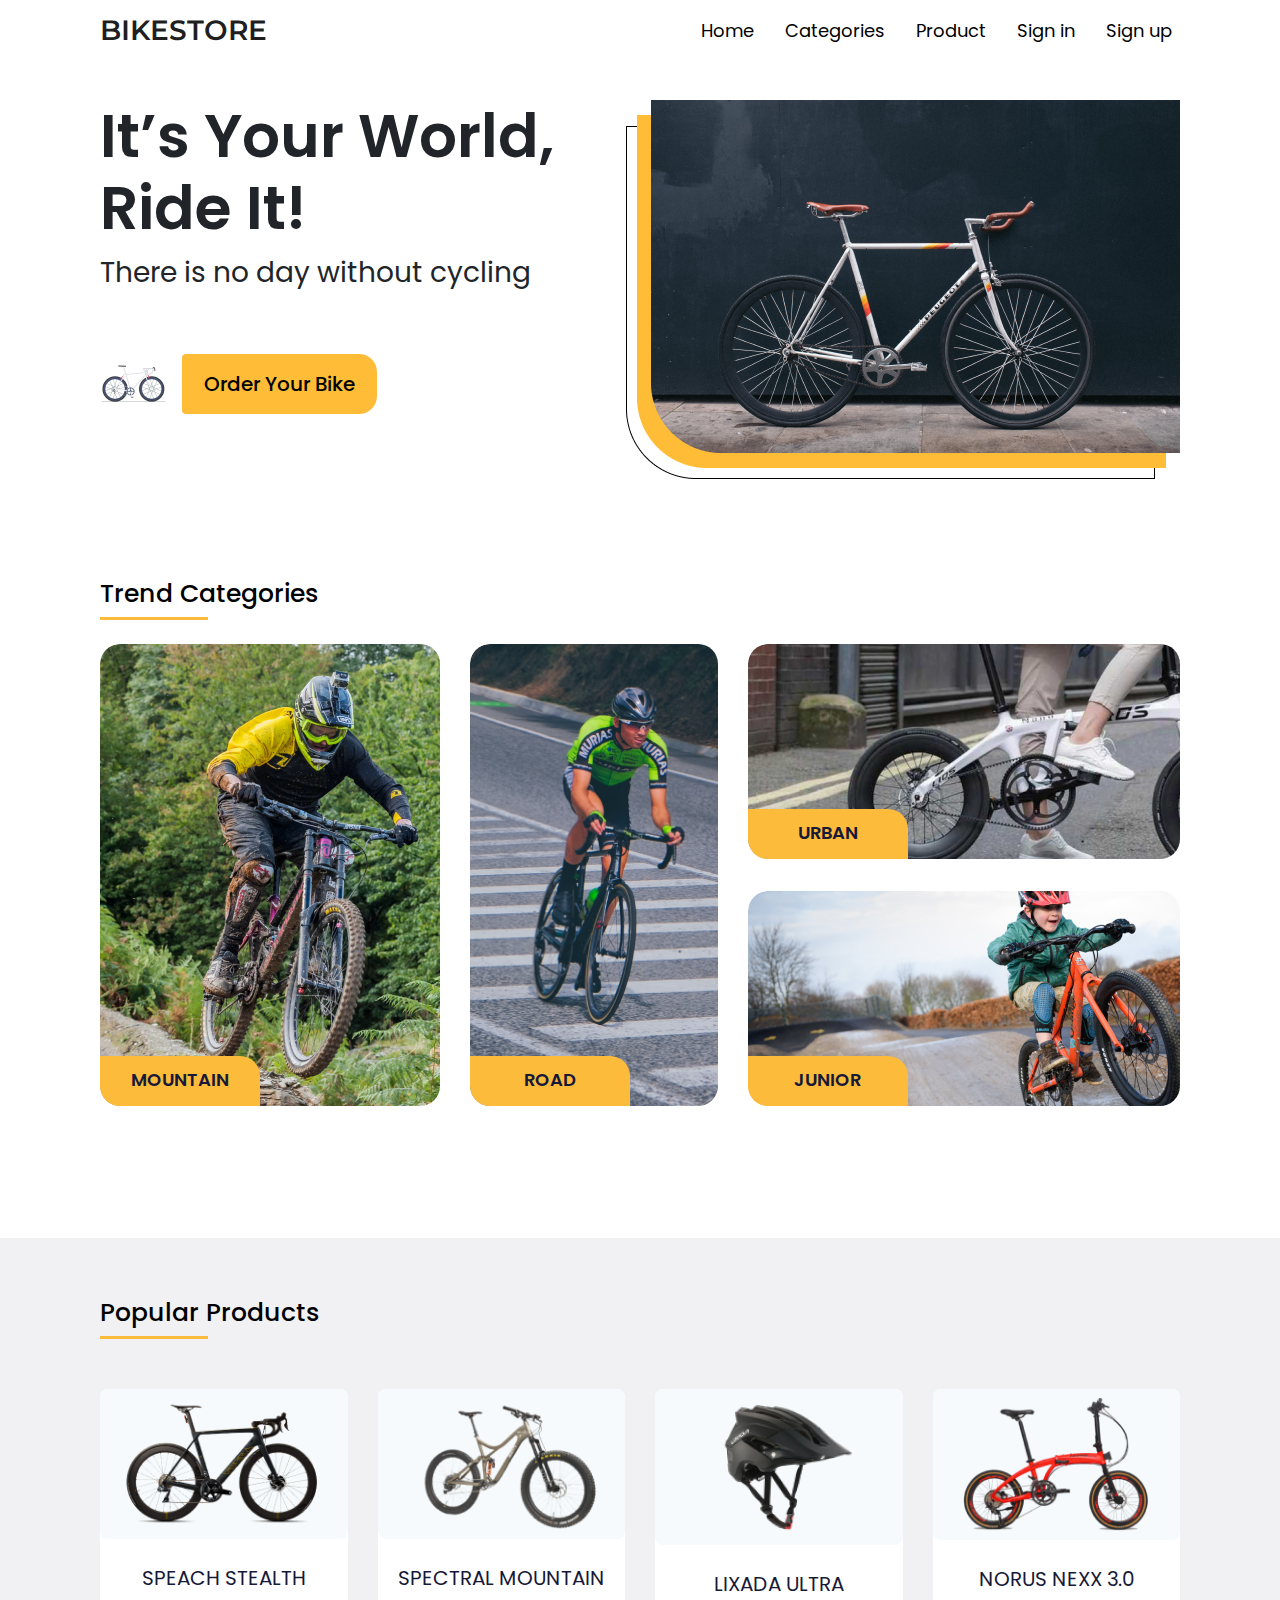
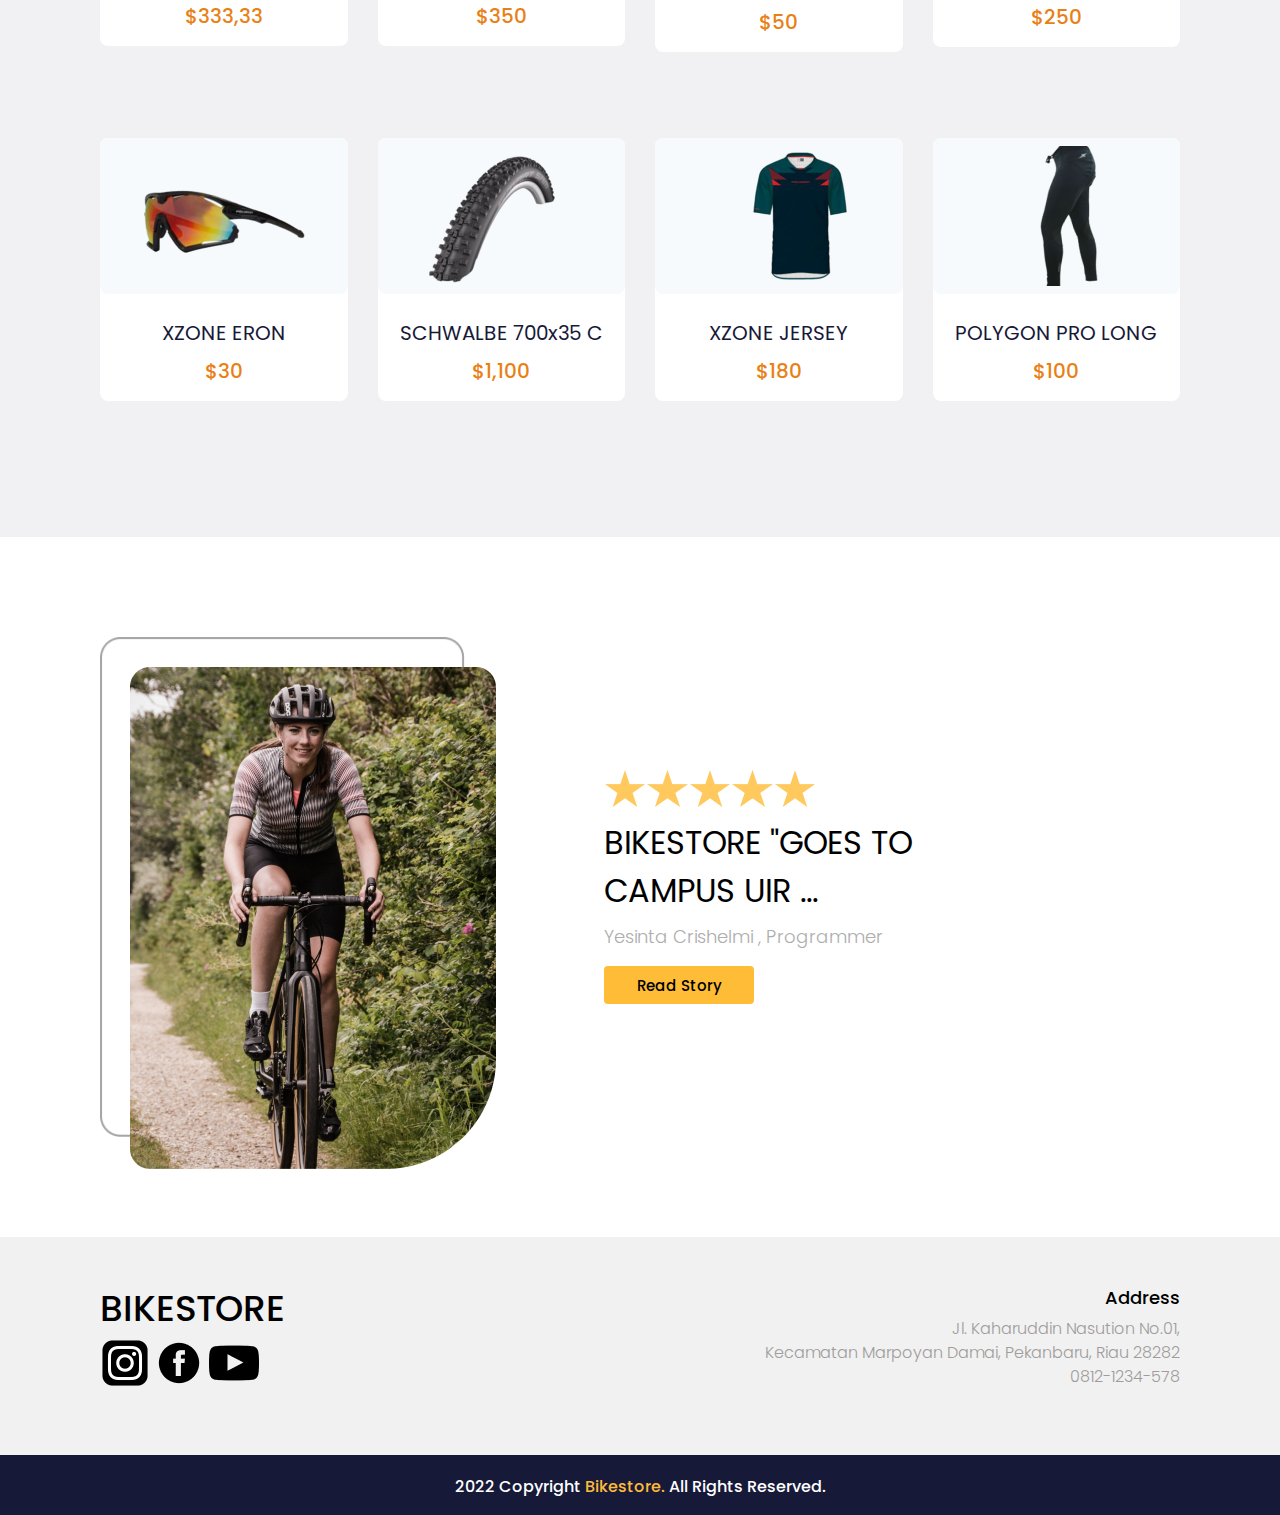
<file: index.html>
<!doctype html>
<html lang="en">
  <head>
    <!-- Required meta tags -->
    <meta charset="utf-8">
    <meta name="viewport" content="width=device-width, initial-scale=1, shrink-to-fit=no">

    <!-- Bootstrap CSS -->
    <link rel="stylesheet" href="https://cdn.jsdelivr.net/npm/bootstrap@4.6.2/dist/css/bootstrap.min.css" integrity="sha384-xOolHFLEh07PJGoPkLv1IbcEPTNtaed2xpHsD9ESMhqIYd0nLMwNLD69Npy4HI+N" crossorigin="anonymous">
    <!-- my css -->
    <link rel="stylesheet" href="frontend/library/css/bootstrap.css">
    <link rel="stylesheet" href="frontend/style/landingpage.css">
    <!-- google font -->
    <link rel="preconnect" href="https://fonts.googleapis.com">
    <link rel="preconnect" href="https://fonts.gstatic.com" crossorigin>
    <link href="https://fonts.googleapis.com/css2?family=Inter:wght@100..900&family=Montserrat:ital,wght@0,100..900;1,100..900&family=Poppins:ital,wght@0,100;0,200;0,300;0,400;0,500;0,600;0,700;0,800;0,900;1,100;1,200;1,300;1,400;1,500;1,600;1,700;1,800;1,900&display=swap" rel="stylesheet">

    <title>bikestore</title>
  </head>
  <body>
    <nav class="navbar navbar-expand-lg navbar-light">
        <a class="navbar-brand" href="#">BIKESTORE</a>
        <button class="navbar-toggler" type="button" data-toggle="collapse" data-target="#navbarNav" aria-controls="navbarNav" aria-expanded="false" aria-label="Toggle navigation">
          <span class="navbar-toggler-icon"></span>
        </button>
        <div class="collapse navbar-collapse" id="navbarNav">
          <ul class="navbar-nav ml-auto">
            <li class="nav-item active">
              <a class="nav-link" href="#">Home <span class="sr-only">(current)</span></a>
            </li>
            <li class="nav-item">
              <a class="nav-link" style="margin-left: 15px;" href="#categories">Categories</a>
            </li>
            <li class="nav-item">
              <a class="nav-link" style="margin-left: 15px;" href="#product">Product</a>
            </li>
            <li class="nav-item">
              <a class="nav-link" style="margin-left: 15px;" href="#">Sign in</a>
            </li>
            <li class="nav-item">
              <a class="nav-link" style="margin-left: 15px;" href="#">Sign up</a>
            </li>
          </ul>
        </div>
      </nav>

      <!-- hero section -->
      <section class="hero-section d-flex">
        <div class="hs-kiri">
            <h1>It’s Your World,<br> Ride It!</h1>
            <p>There is no day without cycling</p>
            <div class="d-flex" style="margin-top: 60px;">
                <img src="frontend/img/bicycle-logo12.png" style="width: 67px; height: 39px; margin-top: 10px;">
                <a href="pages/detail.html" type="button" style="margin-left: 15px;">
                    <button class="btn btn-cta">Order Your Bike</button>
                </a>
            </div>
        </div>
        <div class="hs-kanan ml-auto">
            <img src="frontend/img/img-cta.png">
        </div>
      </section>
      <!-- tutup hero section -->

      <!-- trend categories -->
      <section class="trend-categories" id="categories">
        <div class="section-title">
          <h1>Trend&nbsp;Categories</h1>
        </div>
        <div class="row mt-4">
          <div class="col-4 component-categories">
            <div class="tag">
              <span>MOUNTAIN</span>
            </div>
            <a href="pages/detail.html">
              <div class="categories-thumb">
                <div class="categories-img"><img src="frontend/img/mountain.png" alt=""></div>
              </div>
            </a>
          </div>
          <div class="col-3 component-categories">
            <div class="tag">
              <span>ROAD</span>
            </div>
            <a href="">
              <div class="categories-thumb">
                <div class="categories-img"><img src="frontend/img/road.png" alt=""></div>
              </div>
            </a>
          </div>
          <div class="col-5">
            <div class="row">
              <div class="col-12 component-categories">
                <div class="tag">
                  <span>URBAN</span>
                </div>
                <div class="categories-thumb-small">
                  <div class="categories-img"><img src="frontend/img/urban.png" alt=""></div>
                </div>
              </div>
              <div class="col-12 component-categories">
                <div class="tag">
                  <span>JUNIOR</span>
                </div>
                <div class="categories-thumb-small">
                  <div class="categories-img"><img src="frontend/img/junior.png" alt=""></div>
                </div>
              </div>
            </div>
          </div>
        </div>
      </section>
      <!-- tutup trend categories -->

      <!-- popular product -->
      <section class="popular-product" id="product">
        <div class="section-title">
          <h1>Popular&nbsp;Products</h1>
        </div>
        <div class="row">
          <div class="col-3">
            <a href="pages/detail.html" class="component-products d-block">
              <div class="products-img mb-4">
                <img src="frontend/img/product-1.png" class="img-fluid">
              </div>
              <div class="products-text mb-2">
                SPEACH STEALTH
              </div>
              <div class="products-price">
                $333,33
              </div>
            </a>
          </div>
          <div class="col-3">
            <a href="#" class="component-products d-block">
              <div class="products-img mb-4">
                <img src="frontend/img/product-2.png" class="img-fluid">
              </div>
              <div class="products-text mb-2">
                SPECTRAL MOUNTAIN
              </div>
              <div class="products-price">
                $350
              </div>
            </a>
          </div>
          <div class="col-3">
            <a href="#" class="component-products d-block">
              <div class="products-img mb-4">
                <img src="frontend/img/product-3.png" class="img-fluid" style="padding-left: 2rem;">
              </div>
              <div class="products-text mb-2">
                LIXADA ULTRA
              </div>
              <div class="products-price">
                $50
              </div>
            </a>
          </div>
          <div class="col-3">
            <a href="#" class="component-products d-block">
              <div class="products-img mb-4">
                <img src="frontend/img/product-4.png" class="img-fluid">
              </div>
              <div class="products-text mb-2">
                NORUS NEXX 3.0
              </div>
              <div class="products-price">
                $250
              </div>
            </a>
          </div>
          <div class="col-3">
            <a href="#" class="component-products d-block">
              <div class="products-img mb-4">
                <img src="frontend/img/product-5.png" class="img-fluid ml-3">
              </div>
              <div class="products-text mb-2">
                XZONE ERON
              </div>
              <div class="products-price">
                $30
              </div>
            </a>
          </div>
          <div class="col-3">
            <a href="#" class="component-products d-block">
              <div class="products-img mb-4">
                <img src="frontend/img/product-6.png" class="img-fluid" style="padding-left: 2rem;">
              </div>
              <div class="products-text mb-2">
                SCHWALBE 700x35 C
              </div>
              <div class="products-price">
                $1,100
              </div>
            </a>
          </div>
          <div class="col-3">
            <a href="#" class="component-products d-block">
              <div class="products-img mb-4">
                <img src="frontend/img/product-7.png" class="img-fluid" style="padding-left: 4.5rem;">
              </div>
              <div class="products-text mb-2">
                XZONE JERSEY
              </div>
              <div class="products-price">
                $180
              </div>
            </a>
          </div>
          <div class="col-3">
            <a href="#" class="component-products d-block">
              <div class="products-img mb-4">
                <img src="frontend/img/product-8.png" class="img-fluid" style="padding-left: 4.5rem;">
              </div>
              <div class="products-text mb-2">
                POLYGON PRO LONG
              </div>
              <div class="products-price">
                $100
              </div>
            </a>
          </div>
        </div>
      </section>
      <!-- tutup popular product -->

      <!-- testimoni -->
      <section class="testimonial">
        <div class="row">
          <div class="col-4">
            <div class="testimonial-hero">
              <img src="frontend/img/testimonial-img.png" class="testimonial-img">
              <img src="frontend/img/Testimonial-frame.png" class="testimonial-frame">
            </div>
          </div>
          <div class="col-1"></div>
          <div class="col-7 my-auto">
            <div class="stars">
              <img src="frontend/img/Stars.png">
            </div>
            <h2 class="testimonial-text">BIKESTORE "GOES TO <br> CAMPUS UIR ...</h2>
            <p class="testimonial-name">Yesinta Crishelmi , Programmer</p>
            <a href="#" class="btn btn-testimonial">Read Story</a>
          </div>
        </div>
      </section>
      <!-- tutup testimoni -->

      <!-- footer -->
      <section>
        <div class="footer">
          <div class="row">
            <div class="col-6">
              <h2>Bikestore</h2>
              <a href="#">
                <img src="frontend/img/ig.png">
              </a>
              <a href="#">
                <img src="frontend/img/fb.png">
              </a>
              <a href="#">
                <img src="frontend/img/yt.png">
              </a>
            </div>
            <div class="col-6 text-right">
              <h5>Address</h5>
              <p>Jl. Kaharuddin Nasution No.01, <br>
                Kecamatan Marpoyan Damai, Pekanbaru, Riau 28282 <br>
                0812-1234-578</p>
            </div>
          </div>
        </div>
        <div class="footer-small my-auto">
          <div class="row">
            <div class="col-12">
              <p>2022 Copyright <a href="#">Bikestore.</a> All Rights Reserved.</p>
            </div>
          </div>
        </div>
      </section>
      <!-- tutup footer -->

    <!-- Optional JavaScript; choose one of the two! -->

    <!-- Option 1: jQuery and Bootstrap Bundle (includes Popper) -->
    <script src="https://cdn.jsdelivr.net/npm/jquery@3.5.1/dist/jquery.slim.min.js" integrity="sha384-DfXdz2htPH0lsSSs5nCTpuj/zy4C+OGpamoFVy38MVBnE+IbbVYUew+OrCXaRkfj" crossorigin="anonymous"></script>
    <script src="https://cdn.jsdelivr.net/npm/bootstrap@4.6.2/dist/js/bootstrap.bundle.min.js" integrity="sha384-Fy6S3B9q64WdZWQUiU+q4/2Lc9npb8tCaSX9FK7E8HnRr0Jz8D6OP9dO5Vg3Q9ct" crossorigin="anonymous"></script>
    <script src="../frontend/library/js/bootstrap.js"></script>


  </body>
</html>
</file>
<file: frontend/style/landingpage.css>
html{
    scroll-behavior: smooth;
}

/* navbar */
.navbar{
    padding-left: 100px;
    padding-right: 100px;
    height: 60px;
}
.navbar-brand{
    font-family: 'Montserrat';
    font-weight: 600;
    font-size: 28px;
}
.nav-link{
    font-family: 'Poppins';
    font-weight: 400;
    font-size: 18px;
    transition: all 0.1s ease-in-out;
    color: #000 !important;
}
.nav-link:hover{
    color: #FFBD37 !important;
}
/* tutup navbar */

/* hero-section */
.hero-section{
    margin-top: 40px;
    margin-left: 100px;
    margin-right: 100px;
}
.hs-kiri h1{
    font-family: 'Poppins';
    font-size: 60px;
    font-weight: 600;
}
.hs-kiri p{
    font-family: 'Poppins';
    font-weight: 400;
    font-size: 28px;
}
.btn-cta{
    width: 195px;
    height: 60px;
    border-top-right-radius: 18px;
    border-bottom-right-radius: 18px;
    background-color: #FFBD37;
    transition: all 0.2s ease-in-out;
    color: #000;
    font-family: 'Poppins';
    font-weight: 500;
    font-size: 20px;
    text-align: center;
}
.btn-cta:hover{
    transform: scale(1.1);
    box-shadow: 0px 4px 6px rgba(0, 0, 0, 0.25);
}
/* tutup hero-section */

/* çategories */
.trend-categories{
    margin: 100px;
}
.section-title{
    color: #000;
    border-bottom: 3px solid #FCBB3A;
    width: 10%;
}
.section-title h1{
    font-family: 'Poppins';
    font-weight: 500;
    font-size: 25px;
    color: #000;
}
.tag{
    z-index: 3;
    background-color: #FCBB3A;
    position: absolute;
    bottom: 0;
    left: 15px;
    width: 160px;
    border-radius: 0px 20px;
    min-height: 50px;
    padding-top: 10px;
    text-align: center;
}

.tag span {
    font-family: 'Poppins';
    font-style: normal;
    font-weight: 600;
    font-size: 18px;
    color: #171938;
    text-align: center;
}

.component-categories{
    margin-bottom: 32px;
}
.categories-thumb{
    width: 100%;
    height: 462px;
    border-radius: 20px;
    overflow: hidden;
    position: relative;
}
.categories-thumb-small{
    width: 100%;
    height: 215px;
    border-radius: 20px;
    overflow: hidden;
    position: relative;
}

.categories-thumb:hover .categories-img{
    transform: scale(1.1);
}

.categories-thumb-small:hover .categories-img{
    transform: scale(1.1);
}

.categories-img{
    transition: all 0.3s ease;
}
/* tutup çategories */

/* popular product */
.popular-product{
    background-color:  #F1F1F3;
    width: auto;
    height: auto;
    padding-left: 100px;
    padding-right: 100px;
    padding-top: 60px;
    padding-bottom: 100px;
}
.component-products {
    margin-top: 50px;
    margin-bottom: 36px;
    background: #ffffff;
    border-radius: 8px;
    border: #000000;
    padding-bottom: 15px;

    transition: all 0.2s ease-in-out;

}

.component-products:hover {
    text-decoration: none;
    transform: scale(1.1);
}

.products-img {
    padding: 0.5rem;
    border-radius: 8px 8px;
    background: #f6fafd;

    transition: all 0.3s ease;
}

.products-text {
    font-family: 'Poppins';
    font-weight: 400;
    font-size: 20px;
    text-align: center;

    color: #171938;

}

.products-price{
    font-family: 'Poppins';
    font-weight: 500;
    font-size: 20px;
    text-align: center;

    color: #E98015;
}
/* tutup popular product */

/* Testimonial */
.testimonial {
    margin-top: 80px;
    margin-left: 100px;
    margin-top: 100px;
}

.testimonial-img {
    z-index: 1;
    position: absolute;
    margin: 30px 0px 0px 30px;
}

.testimonial-frame {
    width: 365px;
    height: 500px;
}

.testimonial-text {
    margin-top: 8px;
    margin-bottom: 8px;

    font-family: 'Poppins';
    font-style: normal;
    font-weight: 400;
    font-size: 32px;
    line-height: 48px;

    color: #000000;
}

.testimonial-name{
    font-family: 'Poppins';
    font-style: normal;
    font-weight: 300;
    font-size: 18px;
    line-height: 27px;
    /* identical to box height */


    color: #ADADAD;
}

.btn-testimonial{
    background: #FFBD37;

    width: 150px;
    height: 38px;

    font-family: 'Poppins';
    font-style: normal;
    font-weight: 500;
    font-size: 15px;
    line-height: 170%;

    color: #000000;
    
    transition: all 0.3s ease;
    
}

.btn-testimonial:hover {
    box-shadow: 0px 6px 12px 2px rgba(0, 0, 0, 0.25);
    border-radius: 5px;

    transform: scale(1.1);
}
/* Tutup Testimonial */


/* footer */
.footer {
    background-color: #f1f1f1;
    margin-top: 100px;
    padding-top: 50px;
    padding-bottom: 50px;
    padding-left: 100px;
    padding-right: 100px;
}

.footer h2 {
    font-family: 'Poppins';
    font-weight: 500;
    font-size: 36px;
    text-transform: uppercase;

    color: #000000;
}

.footer h5 {
    font-family: 'Poppins';
    font-style: normal;
    font-weight: 500;
    font-size: 18px;

    color: #000000;

}

.footer p {
    font-family: 'Poppins';
    font-style: normal;
    font-weight: 300;
    font-size: 16px;
    color: #9F9C9C;
}

.footer-small {
    background-color: #171938;
    text-align: center;
}

.footer-small p {
    font-family: 'Poppins';
    font-style: normal;
    font-weight: 500;
    font-size: 16px;

    margin-top: 20px;

    color: #ffffff;
}

.footer-small a {
    font-weight: 500;
    font-size: 16px;

    text-decoration: none;

    color: #FCBB3A;;
}
/* Tutup footer */
</file>
